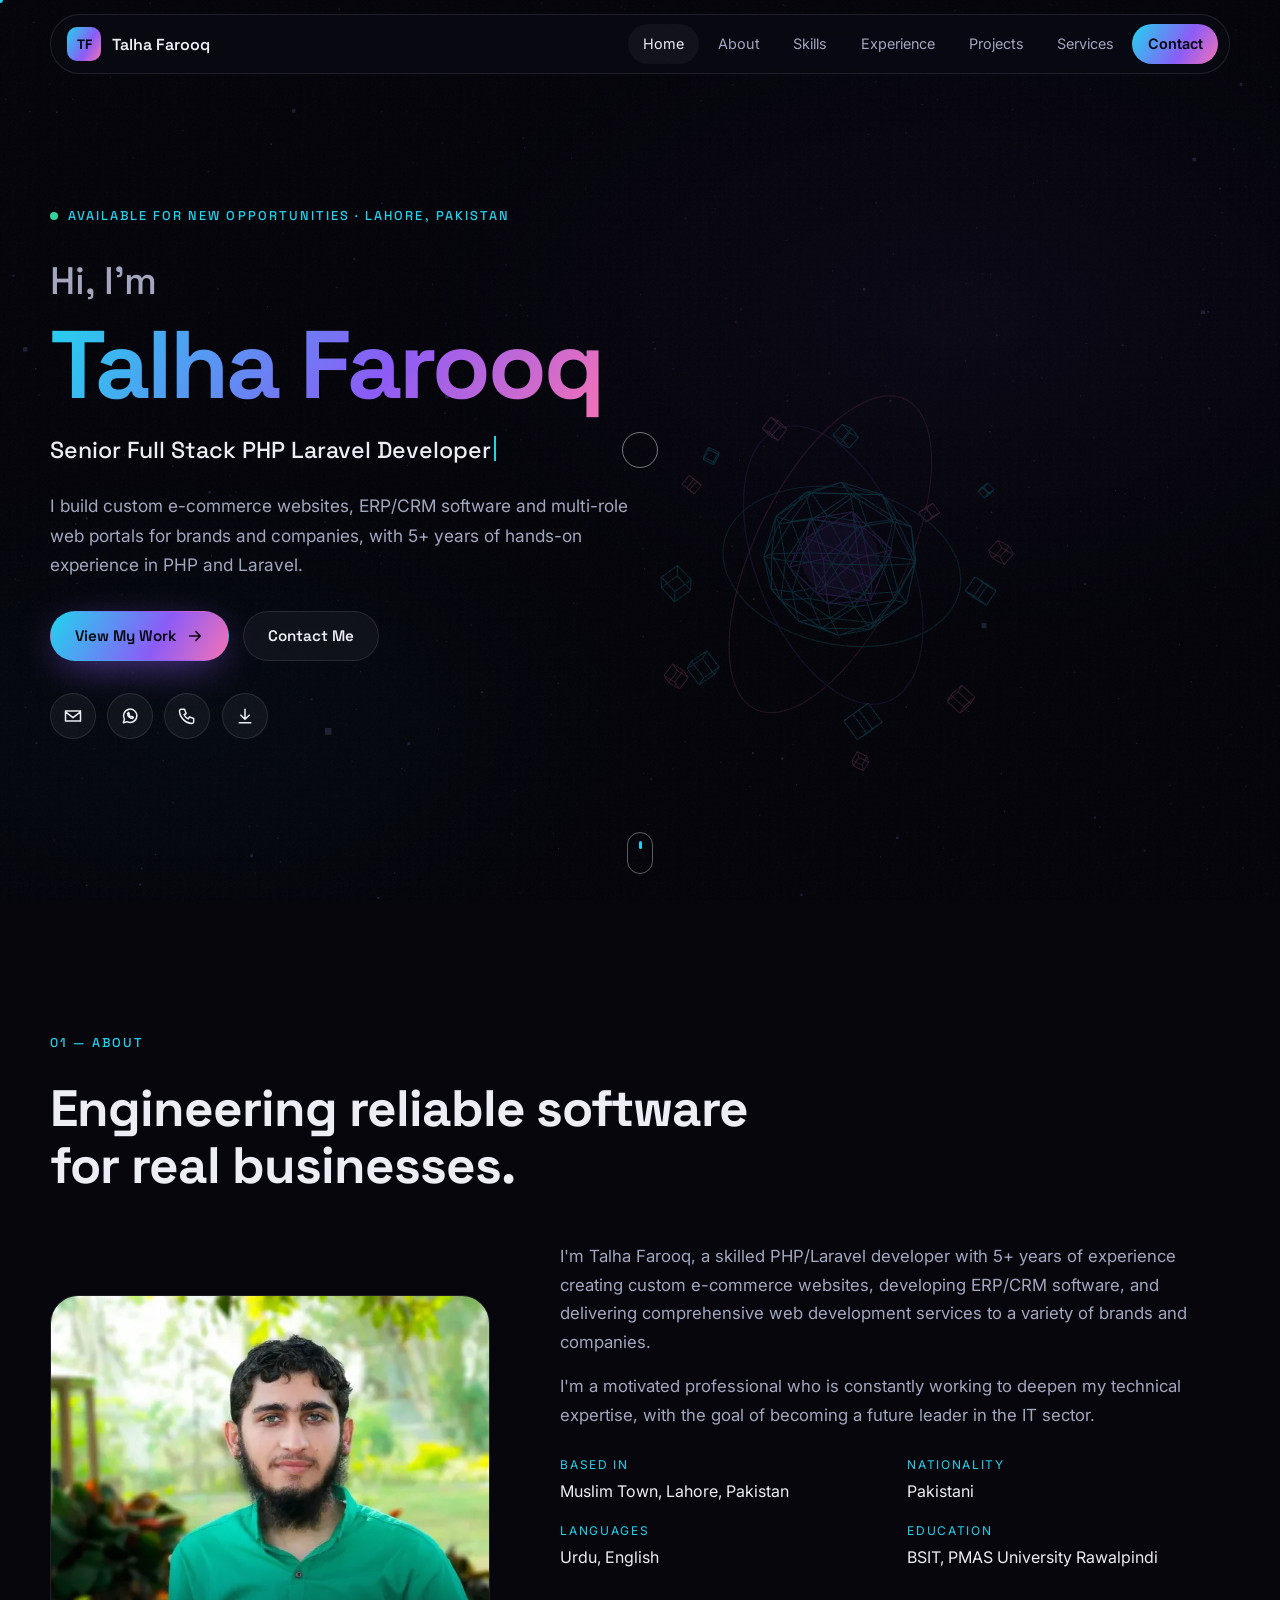
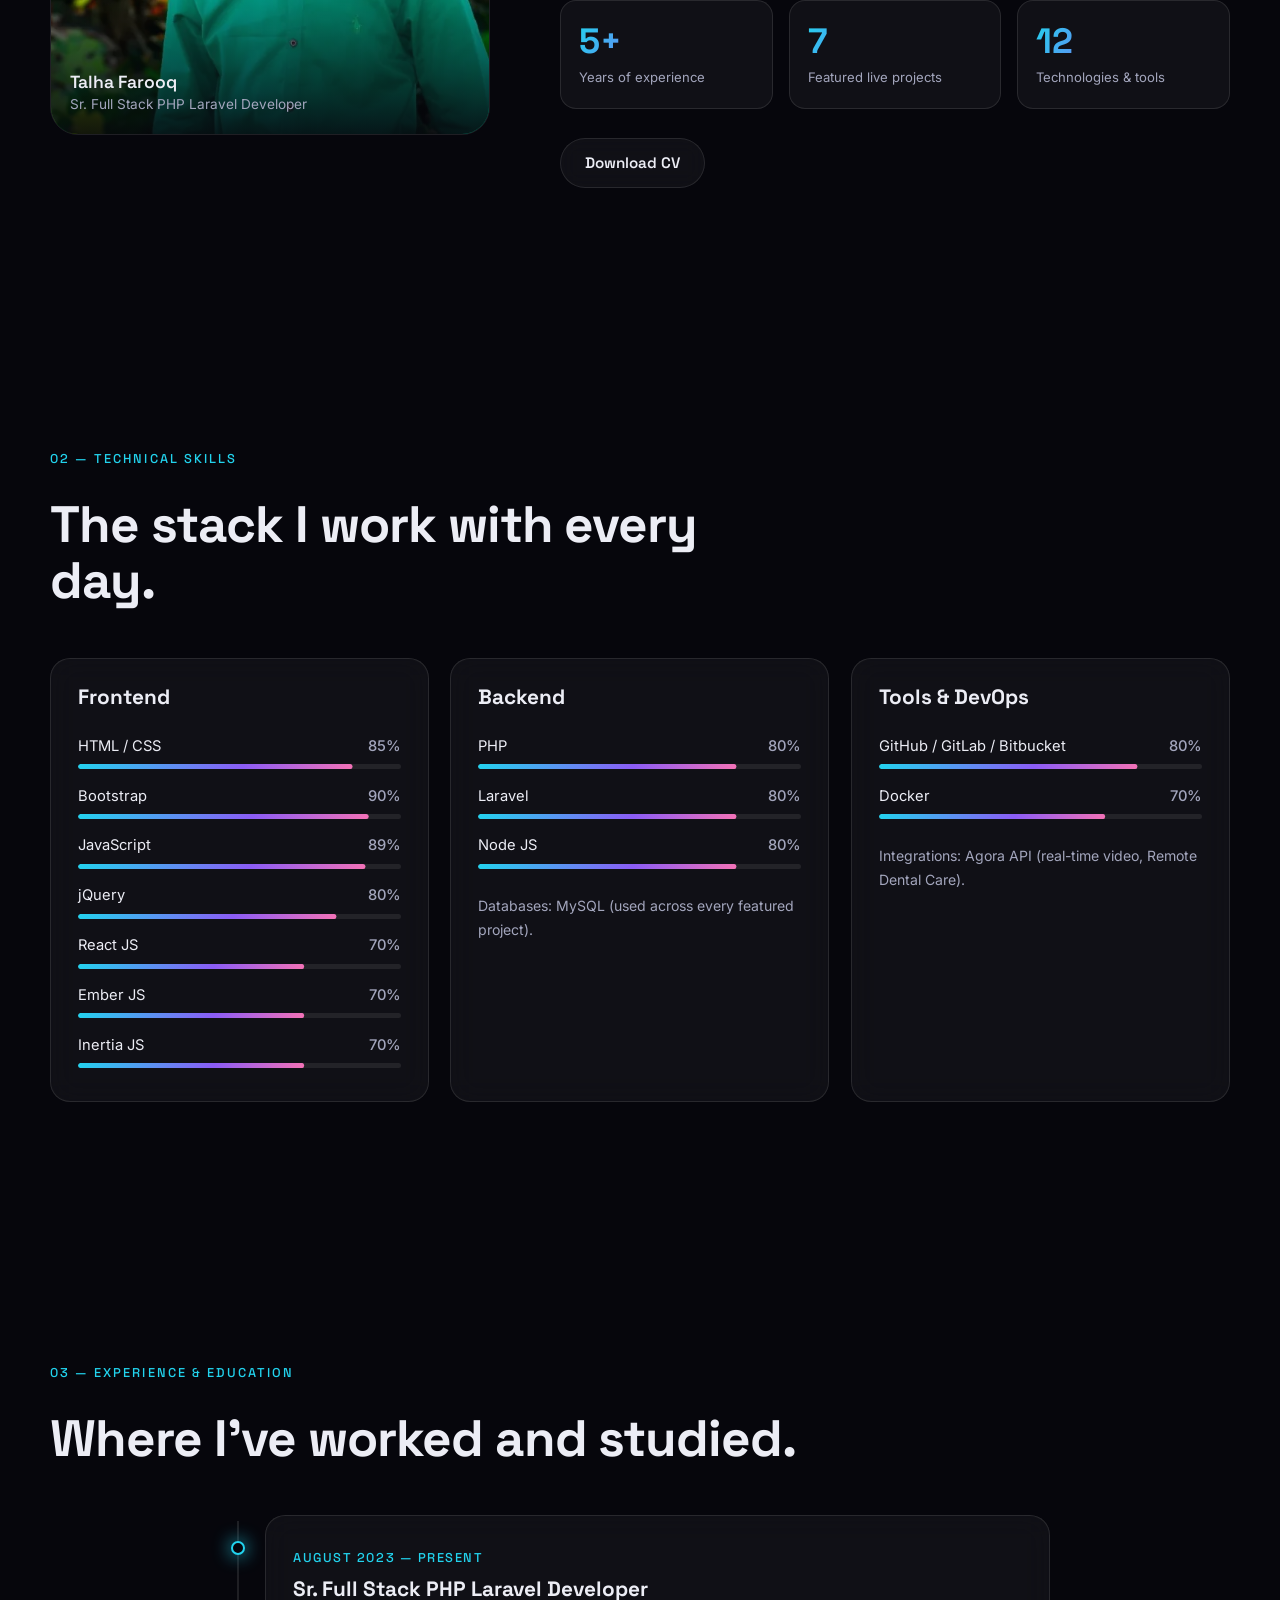
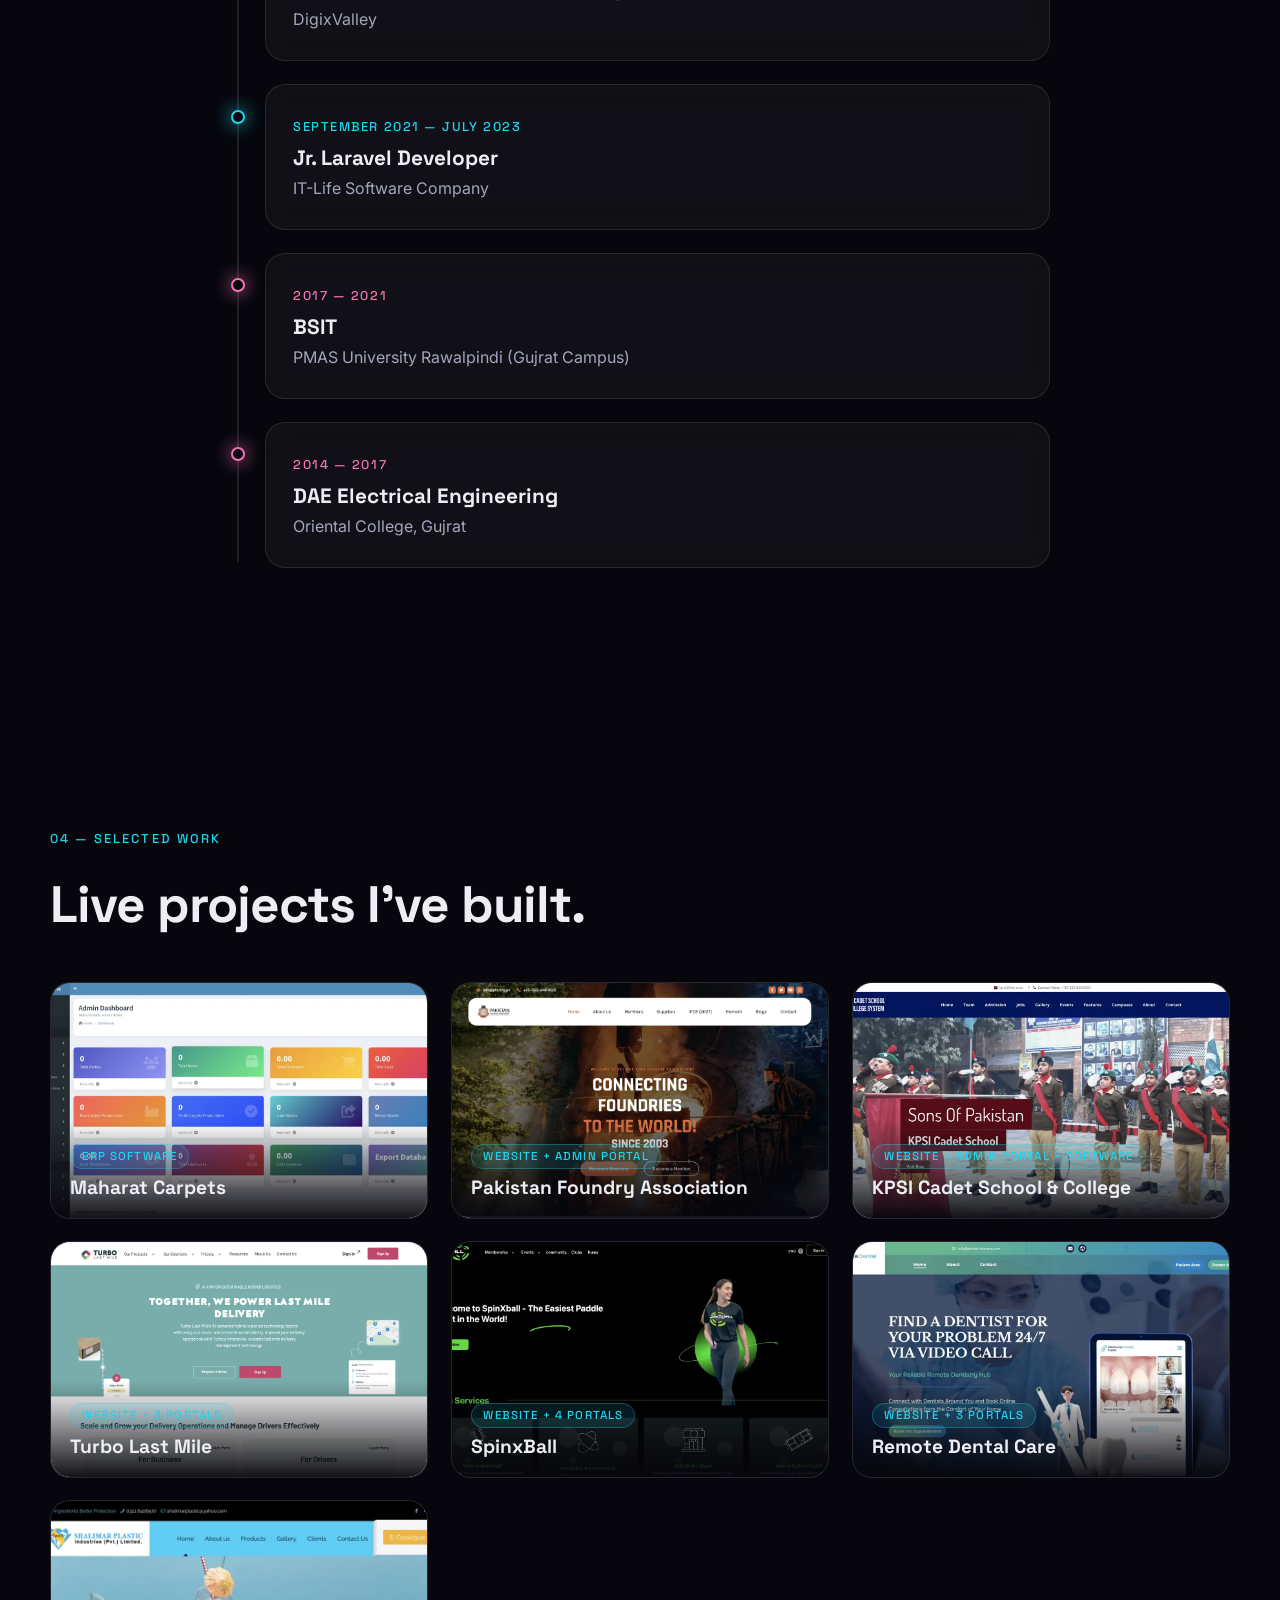
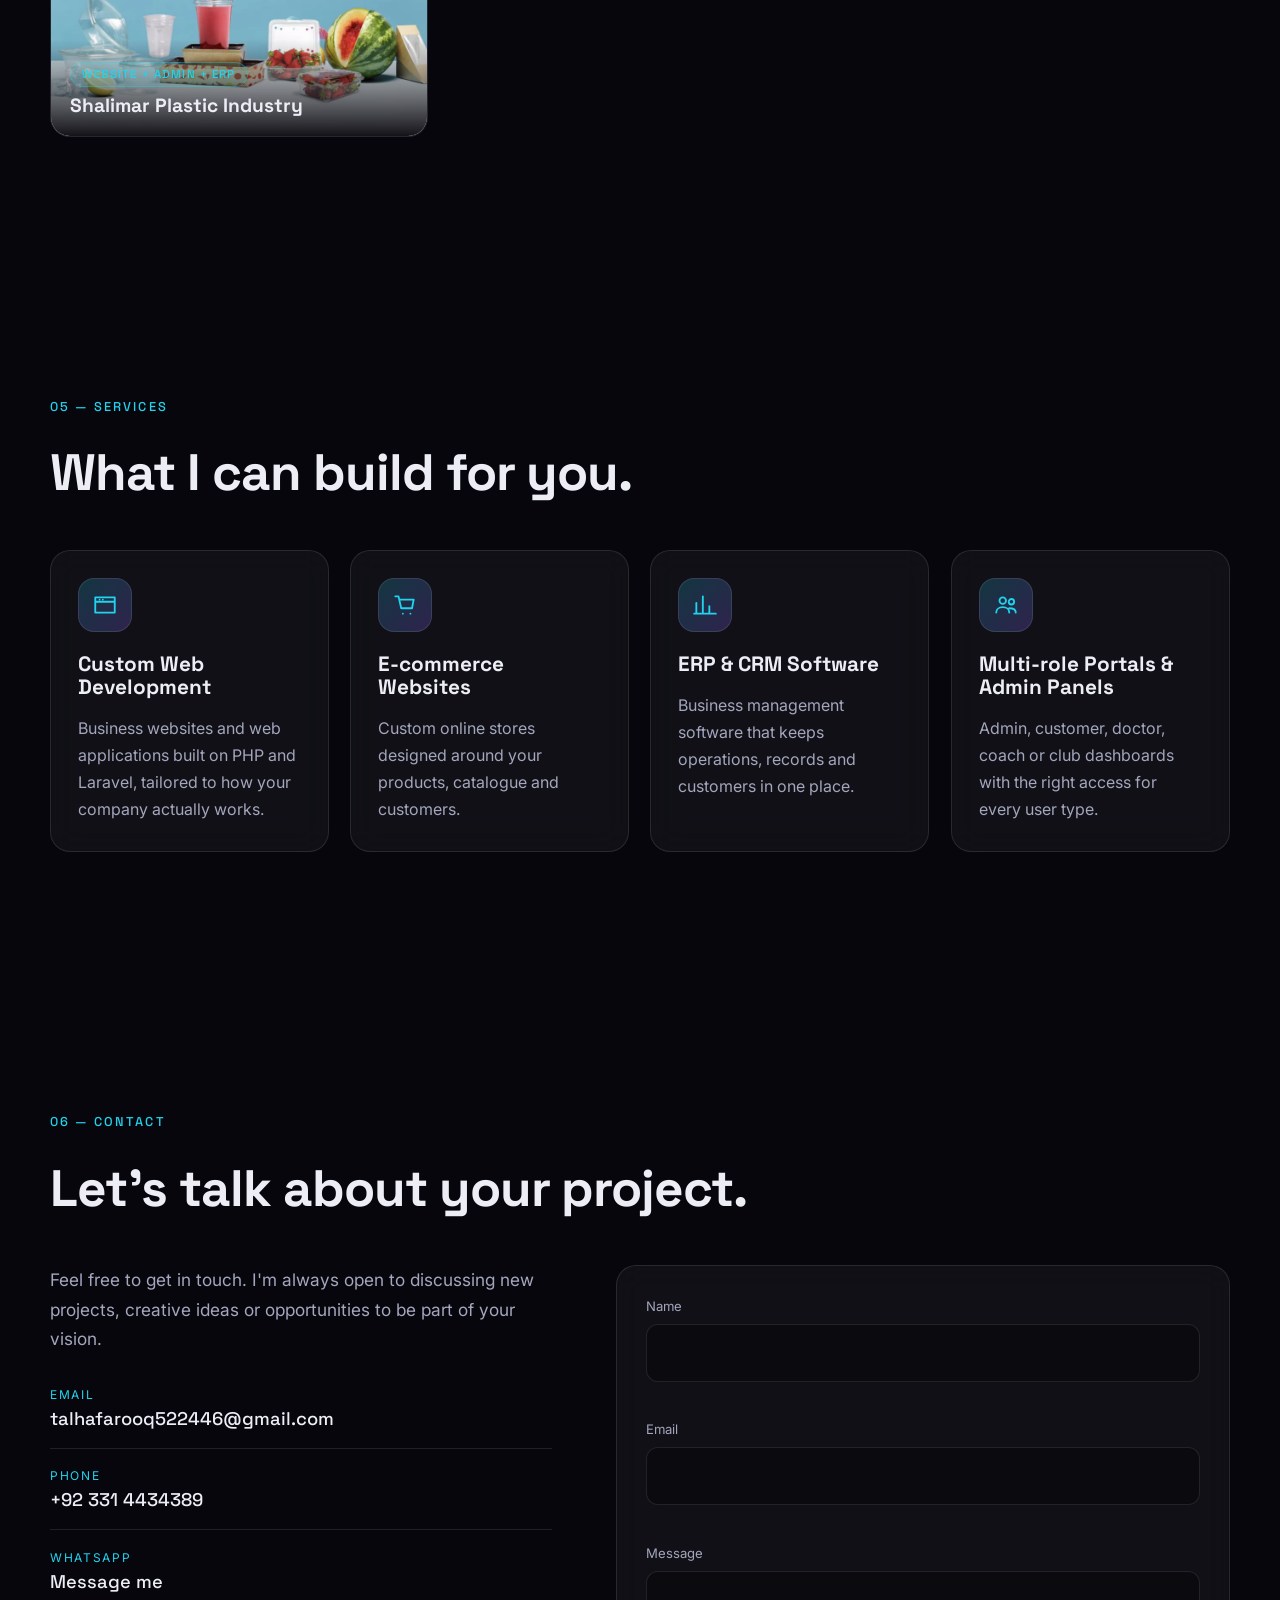
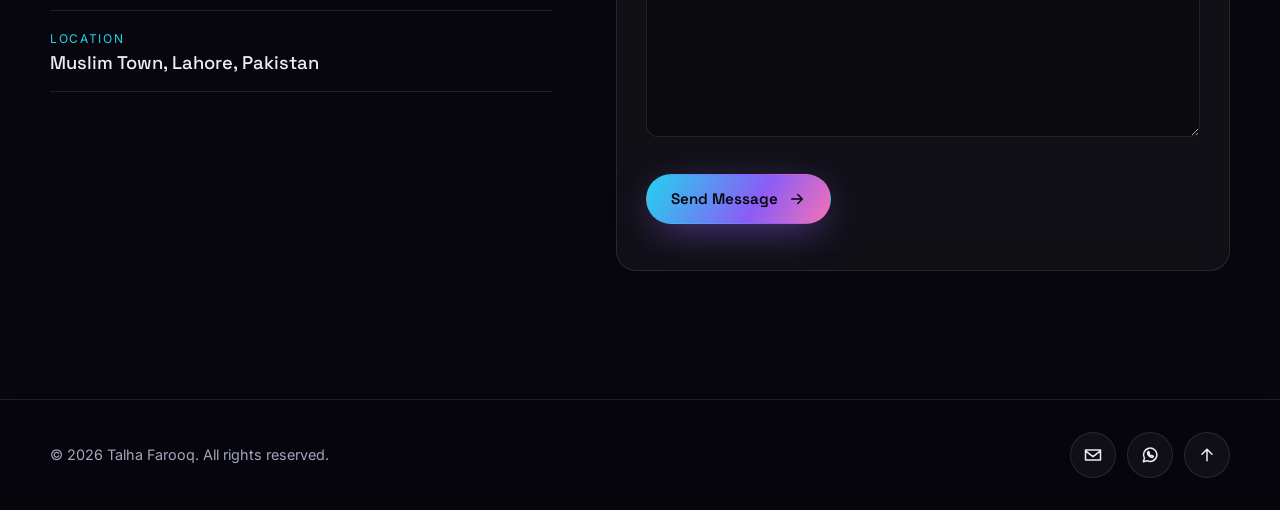
<file: index.html>
<!DOCTYPE html>
<html lang="en">
<head>
  <meta charset="utf-8">
  <meta name="viewport" content="width=device-width, initial-scale=1">
  <title>Talha Farooq — Senior Full Stack PHP Laravel Developer</title>
  <meta name="description" content="Talha Farooq is a Senior Full Stack PHP/Laravel developer from Lahore, Pakistan with 5+ years of experience building custom e-commerce websites, ERP/CRM software and web portals.">
  <meta name="author" content="Talha Farooq">
  <meta name="theme-color" content="#06060c">
  <link rel="canonical" href="https://talhaafarooq.github.io/portfolio/">
  <meta property="og:type" content="website">
  <meta property="og:title" content="Talha Farooq — Senior Full Stack PHP Laravel Developer">
  <meta property="og:description" content="Custom e-commerce websites, ERP/CRM software and web portals built with PHP and Laravel. Explore selected projects and experience.">
  <meta property="og:url" content="https://talhaafarooq.github.io/portfolio/">
  <meta property="og:image" content="https://talhaafarooq.github.io/portfolio/assets/img/projects/pfa.webp">
  <meta name="twitter:card" content="summary_large_image">
  <link rel="icon" href="data:image/svg+xml,%3Csvg xmlns='http://www.w3.org/2000/svg' viewBox='0 0 64 64'%3E%3Crect width='64' height='64' rx='16' fill='%2306060c'/%3E%3Cpath d='M18 20h28M32 20v28' stroke='%2322d3ee' stroke-width='7' stroke-linecap='round' fill='none'/%3E%3C/svg%3E">
  <link rel="preconnect" href="https://fonts.googleapis.com">
  <link rel="preconnect" href="https://fonts.gstatic.com" crossorigin>
  <link href="https://fonts.googleapis.com/css2?family=Inter:wght@400;500;600&family=Space+Grotesk:wght@500;600;700&display=swap" rel="stylesheet">
  <link rel="stylesheet" href="css/style.css">
  <script type="application/ld+json">
  {"@context":"https://schema.org","@type":"Person","name":"Talha Farooq","jobTitle":"Senior Full Stack PHP Laravel Developer","worksFor":{"@type":"Organization","name":"DigixValley"},"email":"mailto:talhafarooq522446@gmail.com","url":"https://talhaafarooq.github.io/portfolio/","address":{"@type":"PostalAddress","addressLocality":"Lahore","addressCountry":"PK"}}
  </script>
</head>
<body>
  <a class="skip-link" href="#main">Skip to content</a>

  <div class="preloader" id="preloader" role="status" aria-live="polite">
    <div class="preloader__mark" aria-hidden="true"><span></span><span></span><span></span></div>
    <p class="preloader__text">Loading portfolio<span id="loadPct">0</span>%</p>
  </div>

  <canvas id="scene" aria-hidden="true"></canvas>
  <div class="grain" aria-hidden="true"></div>
  <div class="cursor" id="cursor" aria-hidden="true"><span class="cursor__dot"></span><span class="cursor__ring"></span></div>
  <div class="progress" id="progress" aria-hidden="true"></div>

  <header class="nav" id="nav">
    <a class="nav__brand" href="#home" aria-label="Talha Farooq — home"><span class="nav__logo">TF</span><span class="nav__name">Talha Farooq</span></a>
    <button class="nav__toggle" id="navToggle" aria-expanded="false" aria-controls="navLinks" aria-label="Toggle menu"><span></span><span></span></button>
    <nav aria-label="Primary">
      <ul class="nav__links" id="navLinks">
        <li><a href="#home">Home</a></li>
        <li><a href="#about">About</a></li>
        <li><a href="#skills">Skills</a></li>
        <li><a href="#experience">Experience</a></li>
        <li><a href="#projects">Projects</a></li>
        <li><a href="#services">Services</a></li>
        <li><a href="#contact" class="nav__cta">Contact</a></li>
      </ul>
    </nav>
  </header>

  <main id="main">
    <!-- HERO -->
    <section class="hero" id="home" aria-labelledby="heroTitle">
      <div class="container hero__grid">
        <div class="hero__copy">
          <p class="eyebrow reveal"><span class="pulse" aria-hidden="true"></span> Available for new opportunities · Lahore, Pakistan</p>
          <h1 id="heroTitle" class="hero__title reveal">
            <span class="hero__hi">Hi, I'm</span>
            <span class="grad">Talha Farooq</span>
          </h1>
          <p class="hero__role reveal"><span class="sr-only">Senior Full Stack PHP Laravel Developer. </span><span id="typed" aria-hidden="true">Senior Full Stack PHP Laravel Developer</span><span class="caret" aria-hidden="true"></span></p>
          <p class="hero__lead reveal">I build custom e-commerce websites, ERP/CRM software and multi-role web portals for brands and companies, with 5+ years of hands-on experience in PHP and Laravel.</p>
          <div class="hero__actions reveal">
            <a class="btn btn--primary" href="#projects" data-magnetic>View My Work <svg viewBox="0 0 24 24" aria-hidden="true"><path d="M5 12h14M13 6l6 6-6 6"/></svg></a>
            <a class="btn btn--ghost" href="#contact" data-magnetic>Contact Me</a>
          </div>
          <ul class="socials reveal" aria-label="Contact links">
            <li><a href="mailto:talhafarooq522446@gmail.com" aria-label="Email Talha"><svg viewBox="0 0 24 24"><path d="M3 6h18v12H3zM3 7l9 7 9-7"/></svg></a></li>
            <li><a href="https://wa.me/923314434389" target="_blank" rel="noopener" aria-label="Message Talha on WhatsApp"><svg viewBox="0 0 24 24"><path d="M4 20l1.3-4.2A8 8 0 1 1 8.4 18.8zM9 9c0 3 3 6 6 6l1-1.5-2-1-1 .5c-1-.5-1.700-1.200-2.200-2.200l.5-1-1-2z"/></svg></a></li>
            <li><a href="tel:+923314434389" aria-label="Call Talha"><svg viewBox="0 0 24 24"><path d="M5 4h4l2 5-2.500 1.500a11 11 0 0 0 5 5L15 13l5 2v4a2 2 0 0 1-2 2A16 16 0 0 1 3 6a2 2 0 0 1 2-2z"/></svg></a></li>
            <li><a href="assets/doc/Talha_Farooq_Resume.pdf" download aria-label="Download CV"><svg viewBox="0 0 24 24"><path d="M12 4v11m-5-4 5 5 5-5M5 20h14"/></svg></a></li>
          </ul>
        </div>
      </div>
      <a class="scroll-hint" href="#about" aria-label="Scroll to About"><span></span></a>
    </section>

    <!-- ABOUT -->
    <section class="section" id="about" aria-labelledby="aboutTitle">
      <div class="container">
        <header class="section__head reveal"><p class="eyebrow">01 — About</p><h2 id="aboutTitle">Engineering reliable software for real businesses.</h2></header>
        <div class="about">
          <figure class="about__photo tilt reveal" data-tilt>
            <img src="assets/img/profile.webp" width="600" height="600" alt="Portrait of Talha Farooq" loading="lazy" decoding="async">
            <figcaption><strong>Talha Farooq</strong><span>Sr. Full Stack PHP Laravel Developer</span></figcaption>
          </figure>
          <div class="about__body reveal">
            <p>I'm Talha Farooq, a skilled PHP/Laravel developer with 5+ years of experience creating custom e-commerce websites, developing ERP/CRM software, and delivering comprehensive web development services to a variety of brands and companies.</p>
            <p>I'm a motivated professional who is constantly working to deepen my technical expertise, with the goal of becoming a future leader in the IT sector.</p>
            <dl class="facts">
              <div><dt>Based in</dt><dd>Muslim Town, Lahore, Pakistan</dd></div>
              <div><dt>Nationality</dt><dd>Pakistani</dd></div>
              <div><dt>Languages</dt><dd>Urdu, English</dd></div>
              <div><dt>Education</dt><dd>BSIT, PMAS University Rawalpindi</dd></div>
            </dl>
            <ul class="stats" aria-label="Highlights">
              <li><strong data-count="5" data-suffix="+">5+</strong><span>Years of experience</span></li>
              <li><strong data-count="7">7</strong><span>Featured live projects</span></li>
              <li><strong data-count="12">12</strong><span>Technologies &amp; tools</span></li>
            </ul>
            <a class="btn btn--ghost" href="assets/doc/Talha_Farooq_Resume.pdf" download data-magnetic>Download CV</a>
          </div>
        </div>
      </div>
    </section>

    <!-- SKILLS -->
    <section class="section" id="skills" aria-labelledby="skillsTitle">
      <div class="container">
        <header class="section__head reveal"><p class="eyebrow">02 — Technical Skills</p><h2 id="skillsTitle">The stack I work with every day.</h2></header>
        <div class="skills">
          <article class="card tilt reveal" data-tilt>
            <h3>Frontend</h3>
            <ul class="meters">
              <li style="--v:85"><span>HTML / CSS</span><b>85%</b><i></i></li>
              <li style="--v:90"><span>Bootstrap</span><b>90%</b><i></i></li>
              <li style="--v:89"><span>JavaScript</span><b>89%</b><i></i></li>
              <li style="--v:80"><span>jQuery</span><b>80%</b><i></i></li>
              <li style="--v:70"><span>React JS</span><b>70%</b><i></i></li>
              <li style="--v:70"><span>Ember JS</span><b>70%</b><i></i></li>
              <li style="--v:70"><span>Inertia JS</span><b>70%</b><i></i></li>
            </ul>
          </article>
          <article class="card tilt reveal" data-tilt>
            <h3>Backend</h3>
            <ul class="meters">
              <li style="--v:80"><span>PHP</span><b>80%</b><i></i></li>
              <li style="--v:80"><span>Laravel</span><b>80%</b><i></i></li>
              <li style="--v:80"><span>Node JS</span><b>80%</b><i></i></li>
            </ul>
            <p class="card__note">Databases: MySQL (used across every featured project).</p>
          </article>
          <article class="card tilt reveal" data-tilt>
            <h3>Tools &amp; DevOps</h3>
            <ul class="meters">
              <li style="--v:80"><span>GitHub / GitLab / Bitbucket</span><b>80%</b><i></i></li>
              <li style="--v:70"><span>Docker</span><b>70%</b><i></i></li>
            </ul>
            <p class="card__note">Integrations: Agora API (real-time video, Remote Dental Care).</p>
          </article>
        </div>
      </div>
    </section>

    <!-- EXPERIENCE -->
    <section class="section" id="experience" aria-labelledby="expTitle">
      <div class="container">
        <header class="section__head reveal"><p class="eyebrow">03 — Experience &amp; Education</p><h2 id="expTitle">Where I've worked and studied.</h2></header>
        <div class="timeline-wrap">
          <ol class="timeline" id="timeline">
            <li class="tl reveal">
              <span class="tl__dot" aria-hidden="true"></span>
              <div class="tl__card tilt" data-tilt>
                <time>August 2023 — Present</time>
                <h3>Sr. Full Stack PHP Laravel Developer</h3>
                <p class="tl__place">DigixValley</p>
              </div>
            </li>
            <li class="tl reveal">
              <span class="tl__dot" aria-hidden="true"></span>
              <div class="tl__card tilt" data-tilt>
                <time>September 2021 — July 2023</time>
                <h3>Jr. Laravel Developer</h3>
                <p class="tl__place">IT-Life Software Company</p>
              </div>
            </li>
            <li class="tl tl--edu reveal">
              <span class="tl__dot" aria-hidden="true"></span>
              <div class="tl__card tilt" data-tilt>
                <time>2017 — 2021</time>
                <h3>BSIT</h3>
                <p class="tl__place">PMAS University Rawalpindi (Gujrat Campus)</p>
              </div>
            </li>
            <li class="tl tl--edu reveal">
              <span class="tl__dot" aria-hidden="true"></span>
              <div class="tl__card tilt" data-tilt>
                <time>2014 — 2017</time>
                <h3>DAE Electrical Engineering</h3>
                <p class="tl__place">Oriental College, Gujrat</p>
              </div>
            </li>
          </ol>
        </div>
      </div>
    </section>

    <!-- PROJECTS -->
    <section class="section" id="projects" aria-labelledby="projTitle">
      <div class="container">
        <header class="section__head reveal"><p class="eyebrow">04 — Selected Work</p><h2 id="projTitle">Live projects I've built.</h2></header>
        <div class="projects" id="projectGrid">
          <article class="project tilt reveal" data-tilt data-url="https://maharat.fhtti.com" data-type="ERP Software" data-stack="HTML, CSS, Bootstrap, JavaScript, jQuery, PHP Laravel, MySQL">
            <button class="project__open" aria-haspopup="dialog"><span class="sr-only">View details for Maharat Carpets</span></button>
            <img src="assets/img/projects/maharat-carpet.webp" width="1400" height="718" alt="Maharat Carpets ERP software interface" loading="lazy" decoding="async">
            <div class="project__info"><span class="tag">ERP Software</span><h3>Maharat Carpets</h3></div>
          </article>
          <article class="project tilt reveal" data-tilt data-url="https://www.pfa.org.pk" data-type="Website + Admin Portal" data-stack="HTML, CSS, Bootstrap, JavaScript, jQuery, PHP Laravel, MySQL">
            <button class="project__open" aria-haspopup="dialog"><span class="sr-only">View details for Pakistan Foundry Association</span></button>
            <img src="assets/img/projects/pfa.webp" width="1400" height="682" alt="Pakistan Foundry Association website" loading="lazy" decoding="async">
            <div class="project__info"><span class="tag">Website + Admin Portal</span><h3>Pakistan Foundry Association</h3></div>
          </article>
          <article class="project tilt reveal" data-tilt data-url="https://kpsi.edu.pk" data-type="Website + Admin Portal + Software" data-stack="HTML, CSS, Bootstrap, JavaScript, jQuery, PHP Laravel, MySQL">
            <button class="project__open" aria-haspopup="dialog"><span class="sr-only">View details for KPSI Cadet School and College</span></button>
            <img src="assets/img/projects/kpsi.webp" width="1400" height="727" alt="KPSI Cadet School &amp; College website" loading="lazy" decoding="async">
            <div class="project__info"><span class="tag">Website + Admin Portal + Software</span><h3>KPSI Cadet School &amp; College</h3></div>
          </article>
          <article class="project tilt reveal" data-tilt data-url="https://turbolastmile.com" data-type="Website + Admin, Customer &amp; Customer Visitor Portals" data-stack="HTML, CSS, Bootstrap, JavaScript, jQuery, PHP Laravel, MySQL">
            <button class="project__open" aria-haspopup="dialog"><span class="sr-only">View details for Turbo Last Mile</span></button>
            <img src="assets/img/projects/turbolastmile.webp" width="1400" height="723" alt="Turbo Last Mile website" loading="lazy" decoding="async">
            <div class="project__info"><span class="tag">Website + 3 Portals</span><h3>Turbo Last Mile</h3></div>
          </article>
          <article class="project tilt reveal" data-tilt data-url="https://www.spinxball.com" data-type="Website + Admin, Club, Coach &amp; Trainee Portals" data-stack="HTML, CSS, Bootstrap, JavaScript, jQuery, PHP Laravel, MySQL">
            <button class="project__open" aria-haspopup="dialog"><span class="sr-only">View details for SpinxBall</span></button>
            <img src="assets/img/projects/spinxball.webp" width="1400" height="728" alt="SpinxBall website" loading="lazy" decoding="async">
            <div class="project__info"><span class="tag">Website + 4 Portals</span><h3>SpinxBall</h3></div>
          </article>
          <article class="project tilt reveal" data-tilt data-url="https://dental-telecare.com" data-type="Website + Admin, Doctor &amp; Patient Portals" data-stack="HTML, CSS, Bootstrap, JavaScript, React JS, PHP Laravel, MySQL, Agora API">
            <button class="project__open" aria-haspopup="dialog"><span class="sr-only">View details for Remote Dental Care</span></button>
            <img src="assets/img/projects/remote-dental-care.webp" width="1400" height="726" alt="Remote Dental Care website" loading="lazy" decoding="async">
            <div class="project__info"><span class="tag">Website + 3 Portals</span><h3>Remote Dental Care</h3></div>
          </article>
          <article class="project tilt reveal" data-tilt data-url="https://shalimarplasticindustries.com" data-type="Website + Admin Portal + ERP" data-stack="HTML, CSS, Bootstrap, JavaScript, jQuery, PHP Laravel, MySQL">
            <button class="project__open" aria-haspopup="dialog"><span class="sr-only">View details for Shalimar Plastic Industry</span></button>
            <img src="assets/img/projects/spi.webp" width="1400" height="552" alt="Shalimar Plastic Industry website" loading="lazy" decoding="async">
            <div class="project__info"><span class="tag">Website + Admin + ERP</span><h3>Shalimar Plastic Industry</h3></div>
          </article>
        </div>
      </div>
    </section>

    <!-- SERVICES -->
    <section class="section" id="services" aria-labelledby="servTitle">
      <div class="container">
        <header class="section__head reveal"><p class="eyebrow">05 — Services</p><h2 id="servTitle">What I can build for you.</h2></header>
        <div class="services">
          <article class="card tilt reveal" data-tilt>
            <span class="icon" aria-hidden="true"><svg viewBox="0 0 24 24"><path d="M3 5h18v14H3zM3 9h18M7 7h.01M10 7h.01"/></svg></span>
            <h3>Custom Web Development</h3>
            <p>Business websites and web applications built on PHP and Laravel, tailored to how your company actually works.</p>
          </article>
          <article class="card tilt reveal" data-tilt>
            <span class="icon" aria-hidden="true"><svg viewBox="0 0 24 24"><path d="M3 4h3l2.500 11h10L20 7H7M10 20h.01M17 20h.01"/></svg></span>
            <h3>E-commerce Websites</h3>
            <p>Custom online stores designed around your products, catalogue and customers.</p>
          </article>
          <article class="card tilt reveal" data-tilt>
            <span class="icon" aria-hidden="true"><svg viewBox="0 0 24 24"><path d="M4 20V10m6 10V4m6 16v-7m6 7H2"/></svg></span>
            <h3>ERP &amp; CRM Software</h3>
            <p>Business management software that keeps operations, records and customers in one place.</p>
          </article>
          <article class="card tilt reveal" data-tilt>
            <span class="icon" aria-hidden="true"><svg viewBox="0 0 24 24"><circle cx="9" cy="8" r="3"/><circle cx="17" cy="9" r="2.500"/><path d="M3 19c0-3 2.500-5 6-5s6 2 6 5M15 15c3 0 6 1 6 4"/></svg></span>
            <h3>Multi-role Portals &amp; Admin Panels</h3>
            <p>Admin, customer, doctor, coach or club dashboards with the right access for every user type.</p>
          </article>
        </div>
      </div>
    </section>

    <!-- CONTACT -->
    <section class="section" id="contact" aria-labelledby="contactTitle">
      <div class="container">
        <header class="section__head reveal"><p class="eyebrow">06 — Contact</p><h2 id="contactTitle">Let's talk about your project.</h2></header>
        <div class="contact">
          <div class="contact__info reveal">
            <p>Feel free to get in touch. I'm always open to discussing new projects, creative ideas or opportunities to be part of your vision.</p>
            <ul class="contact__list">
              <li><span>Email</span><a href="mailto:talhafarooq522446@gmail.com">talhafarooq522446@gmail.com</a></li>
              <li><span>Phone</span><a href="tel:+923314434389">+92 331 4434389</a></li>
              <li><span>WhatsApp</span><a href="https://wa.me/923314434389" target="_blank" rel="noopener">Message me</a></li>
              <li><span>Location</span><em>Muslim Town, Lahore, Pakistan</em></li>
            </ul>
          </div>
          <form class="form reveal" id="contactForm" novalidate>
            <div class="field"><label for="fName">Name</label><input id="fName" name="name" autocomplete="name" required><small class="err" aria-live="polite"></small></div>
            <div class="field"><label for="fEmail">Email</label><input id="fEmail" name="email" type="email" autocomplete="email" required><small class="err" aria-live="polite"></small></div>
            <div class="field"><label for="fMsg">Message</label><textarea id="fMsg" name="message" rows="5" required></textarea><small class="err" aria-live="polite"></small></div>
            <button class="btn btn--primary" type="submit" data-magnetic>Send Message <svg viewBox="0 0 24 24" aria-hidden="true"><path d="M5 12h14M13 6l6 6-6 6"/></svg></button>
            <p class="form__status" id="formStatus" role="status"></p>
          </form>
        </div>
      </div>
    </section>
  </main>

  <footer class="footer">
    <div class="container footer__row">
      <p>&copy; <span id="year">2026</span> Talha Farooq. All rights reserved.</p>
      <ul class="socials" aria-label="Footer links">
        <li><a href="mailto:talhafarooq522446@gmail.com" aria-label="Email"><svg viewBox="0 0 24 24"><path d="M3 6h18v12H3zM3 7l9 7 9-7"/></svg></a></li>
        <li><a href="https://wa.me/923314434389" target="_blank" rel="noopener" aria-label="WhatsApp"><svg viewBox="0 0 24 24"><path d="M4 20l1.3-4.2A8 8 0 1 1 8.4 18.8zM9 9c0 3 3 6 6 6l1-1.5-2-1-1 .5c-1-.5-1.700-1.200-2.200-2.200l.5-1-1-2z"/></svg></a></li>
        <li><a href="#home" aria-label="Back to top"><svg viewBox="0 0 24 24"><path d="M12 19V5m-6 6 6-6 6 6"/></svg></a></li>
      </ul>
    </div>
  </footer>

  <dialog class="modal" id="modal" aria-labelledby="mTitle">
    <button class="modal__close" id="mClose" aria-label="Close project details">&times;</button>
    <img id="mImg" alt="" width="1400" height="720">
    <div class="modal__body">
      <span class="tag" id="mType"></span>
      <h3 id="mTitle"></h3>
      <h4>Built with</h4>
      <ul class="chips" id="mStack"></ul>
      <a class="btn btn--primary" id="mLink" target="_blank" rel="noopener">Visit live site <svg viewBox="0 0 24 24" aria-hidden="true"><path d="M7 17 17 7M8 7h9v9"/></svg></a>
    </div>
  </dialog>

  <script src="vendor/three.min.js" defer></script>
  <script src="js/scene.js" defer></script>
  <script src="js/main.js" defer></script>
</body>
</html>
</file>
<file: css/style.css>
:root{
  --bg:#06060c; --bg2:#0d0d18; --text:#ecedf5; --muted:#a3a6bd;
  --a:#8b5cf6; --b:#22d3ee; --c:#f472b6;
  --glass:rgba(255,255,255,.045); --line:rgba(255,255,255,.1);
  --grad:linear-gradient(120deg,var(--b),var(--a) 60%,var(--c));
  --f-head:"Space Grotesk",system-ui,sans-serif; --f-body:Inter,system-ui,sans-serif;
  --r:20px; --ease:cubic-bezier(.2,.8,.2,1);
}
*,*::before,*::after{box-sizing:border-box}
html{scroll-behavior:smooth;scroll-padding-top:80px;-webkit-text-size-adjust:100%}
body{margin:0;background:var(--bg);color:var(--text);font:400 1rem/1.7 var(--f-body);overflow-x:hidden}
img{max-width:100%;height:auto;display:block}
a{color:inherit}
h1,h2,h3,h4{font-family:var(--f-head);line-height:1.1;margin:0}
p{margin:0 0 1rem}
ul,ol{list-style:none;margin:0;padding:0}
:focus-visible{outline:2px solid var(--b);outline-offset:3px;border-radius:6px}
.sr-only{position:absolute;width:1px;height:1px;overflow:hidden;clip:rect(0 0 0 0);white-space:nowrap}
.skip-link{position:fixed;left:12px;top:-60px;z-index:200;background:var(--b);color:#001;padding:.6rem 1rem;border-radius:8px;transition:top .2s}
.skip-link:focus{top:12px}
.container{width:min(1180px,100% - 32px);margin-inline:auto}

#scene{position:fixed;inset:0;width:100%;height:100%;z-index:0;pointer-events:none;
  background:radial-gradient(60% 50% at 75% 35%,rgba(139,92,246,.22),transparent 70%),radial-gradient(50% 40% at 15% 80%,rgba(34,211,238,.12),transparent 70%),var(--bg)}
.grain{position:fixed;inset:0;z-index:1;pointer-events:none;opacity:.05;background-image:url("data:image/svg+xml,%3Csvg xmlns='http://www.w3.org/2000/svg' width='160' height='160'%3E%3Cfilter id='n'%3E%3CfeTurbulence baseFrequency='.9' numOctaves='2'/%3E%3C/filter%3E%3Crect width='100%25' height='100%25' filter='url(%23n)'/%3E%3C/svg%3E")}
main,.footer,.nav{position:relative;z-index:2}

/* preloader */
.preloader{position:fixed;inset:0;z-index:300;background:var(--bg);display:grid;place-content:center;justify-items:center;gap:1.4rem;transition:opacity .7s var(--ease),visibility .7s}
.preloader.done{opacity:0;visibility:hidden}
/* safety net: if JavaScript fails for any reason, never leave the visitor stuck on the loader */
.preloader{animation:preFail .6s ease 5s forwards}
@keyframes preFail{to{opacity:0;visibility:hidden;pointer-events:none}}
.preloader__mark{width:64px;height:64px;position:relative;perspective:400px}
.preloader__mark span{position:absolute;inset:0;border:2px solid var(--b);border-radius:14px;animation:spin 2.2s linear infinite}
.preloader__mark span:nth-child(2){border-color:var(--a);animation-delay:-.7s}
.preloader__mark span:nth-child(3){border-color:var(--c);animation-delay:-1.4s}
@keyframes spin{from{transform:rotateX(60deg) rotateZ(0)}to{transform:rotateX(60deg) rotateZ(360deg)}}
.preloader__text{font:500 .85rem var(--f-head);letter-spacing:.18em;text-transform:uppercase;color:var(--muted)}

/* cursor */
.cursor{display:none}
@media (hover:hover) and (pointer:fine){
  .js-cursor,.js-cursor a,.js-cursor button{cursor:none}
  .js-cursor input,.js-cursor textarea{cursor:text}
  .cursor{display:block;position:fixed;left:0;top:0;z-index:250;pointer-events:none}
  .cursor__dot,.cursor__ring{position:absolute;border-radius:50%;translate:-50% -50%}
  .cursor__dot{width:6px;height:6px;background:var(--b)}
  .cursor__ring{width:36px;height:36px;border:1px solid rgba(255,255,255,.45);transition:width .25s var(--ease),height .25s var(--ease),background .25s,border-color .25s}
  .cursor.hover .cursor__ring{width:60px;height:60px;background:rgba(34,211,238,.12);border-color:var(--b)}
}
.progress{position:fixed;left:0;top:0;height:3px;width:100%;transform-origin:0 50%;transform:scaleX(0);background:var(--grad);z-index:150}

/* nav */
.nav{position:fixed;top:14px;left:50%;translate:-50% 0;width:min(1180px,100% - 24px);z-index:100;display:flex;align-items:center;justify-content:space-between;padding:.55rem .7rem .55rem 1rem;border:1px solid var(--line);border-radius:999px;background:rgba(10,10,20,.6);backdrop-filter:blur(18px) saturate(140%);-webkit-backdrop-filter:blur(18px) saturate(140%)}
.nav__brand{display:flex;align-items:center;gap:.7rem;text-decoration:none;font:600 1rem var(--f-head)}
.nav__logo{display:grid;place-items:center;width:34px;height:34px;border-radius:10px;background:var(--grad);color:#06060c;font-weight:700;font-size:.85rem}
.nav__links{display:flex;gap:.2rem;align-items:center}
.nav__links a{display:block;padding:.5rem .95rem;border-radius:999px;text-decoration:none;font-size:.9rem;color:var(--muted);transition:color .2s,background .2s}
.nav__links a:hover,.nav__links a.active{color:var(--text);background:var(--glass)}
.nav__links a.nav__cta{background:var(--grad);color:#06060c;font-weight:600}
.nav__toggle{display:none;width:42px;height:42px;border:1px solid var(--line);border-radius:50%;background:var(--glass);position:relative;color:inherit}
.nav__toggle span{position:absolute;left:12px;right:12px;height:2px;background:currentColor;transition:transform .3s var(--ease)}
.nav__toggle span:first-child{top:16px}.nav__toggle span:last-child{top:24px}
.nav__toggle[aria-expanded=true] span:first-child{transform:translateY(4px) rotate(45deg)}
.nav__toggle[aria-expanded=true] span:last-child{transform:translateY(-4px) rotate(-45deg)}
@media (max-width:860px){
  .nav__name{display:none}
  .nav__toggle{display:block}
  .nav nav{position:absolute;top:calc(100% + 10px);left:0;right:0}
  .nav__links{flex-direction:column;align-items:stretch;padding:.6rem;border:1px solid var(--line);border-radius:24px;background:rgba(10,10,20,.98);backdrop-filter:blur(18px);opacity:0;visibility:hidden;transform:translateY(-8px);transition:.3s var(--ease)}
  .nav__links.open{opacity:1;visibility:visible;transform:none}
  .nav__links a{padding:.85rem 1rem}
}

/* buttons */
.btn{display:inline-flex;align-items:center;gap:.6rem;padding:.9rem 1.5rem;border-radius:999px;font:600 .95rem var(--f-head);text-decoration:none;border:1px solid transparent;cursor:pointer;transition:transform .25s var(--ease),box-shadow .25s,background .25s;will-change:transform}
.btn svg{width:18px;height:18px;fill:none;stroke:currentColor;stroke-width:2;stroke-linecap:round;stroke-linejoin:round}
.btn--primary{background:var(--grad);color:#06060c;box-shadow:0 10px 40px -10px rgba(139,92,246,.7)}
.btn--primary:hover{box-shadow:0 14px 50px -8px rgba(34,211,238,.6)}
.btn--ghost{background:var(--glass);border-color:var(--line);color:var(--text);backdrop-filter:blur(10px)}
.btn--ghost:hover{background:rgba(255,255,255,.09)}

/* hero */
.hero{min-height:100svh;display:flex;align-items:center;padding:120px 0 80px;position:relative}
.hero__grid{display:grid}
.hero__copy{max-width:640px}
.eyebrow{display:inline-flex;align-items:center;gap:.6rem;font:500 .8rem var(--f-head);letter-spacing:.16em;text-transform:uppercase;color:var(--b)}
.pulse{width:8px;height:8px;border-radius:50%;background:#34d399;box-shadow:0 0 0 0 rgba(52,211,153,.6);animation:pulse 2s infinite}
@keyframes pulse{70%{box-shadow:0 0 0 10px rgba(52,211,153,0)}100%{box-shadow:0 0 0 0 rgba(52,211,153,0)}}
.hero__title{font-size:clamp(2.8rem,8vw,6rem);letter-spacing:-.03em;margin:1.2rem 0 1rem}
.hero__hi{display:block;font-size:.4em;font-weight:500;color:var(--muted);letter-spacing:0;margin-bottom:.3em}
.grad{background:var(--grad);-webkit-background-clip:text;background-clip:text;color:transparent}
.hero__role{font:500 clamp(1.05rem,2.6vw,1.45rem) var(--f-head);min-height:1.6em;margin-bottom:1.2rem}
.caret{display:inline-block;width:2px;height:1.1em;background:var(--b);margin-left:3px;vertical-align:-.15em;animation:blink 1s steps(1) infinite}
@keyframes blink{50%{opacity:0}}
.hero__lead{color:var(--muted);font-size:1.08rem;max-width:54ch}
.hero__actions{display:flex;flex-wrap:wrap;gap:.9rem;margin:2rem 0}
.socials{display:flex;gap:.7rem}
.socials a{display:grid;place-items:center;width:46px;height:46px;border-radius:50%;border:1px solid var(--line);background:var(--glass);transition:transform .25s var(--ease),border-color .25s,background .25s}
.socials a:hover{transform:translateY(-4px);border-color:var(--b);background:rgba(34,211,238,.1)}
.socials svg{width:20px;height:20px;fill:none;stroke:currentColor;stroke-width:1.8;stroke-linecap:round;stroke-linejoin:round}
.scroll-hint{position:absolute;left:50%;bottom:26px;translate:-50% 0;width:26px;height:42px;border:1.5px solid rgba(255,255,255,.35);border-radius:14px;display:block}
.scroll-hint span{position:absolute;left:50%;top:8px;width:3px;height:8px;margin-left:-1.5px;border-radius:2px;background:var(--b);animation:wheel 1.8s infinite}
@keyframes wheel{0%{opacity:1;transform:none}100%{opacity:0;transform:translateY(14px)}}
@media (max-width:700px){.scroll-hint{display:none}.hero{padding-top:110px}}

/* sections */
.section{padding:clamp(4.5rem,10vw,8rem) 0;position:relative}
.section__head{margin-bottom:3rem;max-width:760px}
.section__head h2{font-size:clamp(1.9rem,4.6vw,3.2rem);letter-spacing:-.02em;margin-top:.9rem}
.card,.tl__card{background:var(--glass);border:1px solid var(--line);border-radius:var(--r);padding:1.7rem;backdrop-filter:blur(14px);-webkit-backdrop-filter:blur(14px)}
.card h3,.tl__card h3{font-size:1.3rem;margin-bottom:1rem}
.card__note{color:var(--muted);font-size:.88rem;margin:1.2rem 0 0}

/* tilt */
.tilt{transform-style:preserve-3d;transition:transform .4s var(--ease),border-color .3s;will-change:transform;position:relative}
.tilt.is-tilting{transition:transform .08s linear}
.tilt::after{content:"";position:absolute;inset:0;border-radius:inherit;pointer-events:none;opacity:0;transition:opacity .3s;background:radial-gradient(400px circle at var(--mx,50%) var(--my,50%),rgba(255,255,255,.09),transparent 45%)}
.tilt:hover::after{opacity:1}
.tilt:hover{border-color:rgba(34,211,238,.4)}

/* about */
.about{display:grid;grid-template-columns:minmax(0,.8fr) minmax(0,1.2fr);gap:clamp(1.5rem,5vw,4rem);align-items:center}
.about__photo{margin:0;border-radius:28px;overflow:hidden;border:1px solid var(--line);position:relative;aspect-ratio:1;max-width:440px}
.about__photo img{width:100%;height:100%;object-fit:cover}
.about__photo::before{content:"";position:absolute;inset:0;z-index:1;background:linear-gradient(180deg,transparent 55%,rgba(6,6,12,.9))}
.about__photo figcaption{position:absolute;z-index:2;left:1.2rem;bottom:1.1rem;display:grid;font-size:.85rem;color:var(--muted)}
.about__photo figcaption strong{font:600 1.1rem var(--f-head);color:var(--text)}
.about__body p{color:var(--muted);font-size:1.05rem}
.facts{display:grid;grid-template-columns:1fr 1fr;gap:1rem 1.5rem;margin:1.6rem 0}
.facts dt{font-size:.75rem;text-transform:uppercase;letter-spacing:.14em;color:var(--b)}
.facts dd{margin:.15rem 0 0}
.stats{display:grid;grid-template-columns:repeat(3,1fr);gap:1rem;margin:1.8rem 0}
.stats li{padding:1.1rem;border:1px solid var(--line);border-radius:16px;background:var(--glass)}
.stats strong{display:block;font:700 2.2rem var(--f-head);background:var(--grad);-webkit-background-clip:text;background-clip:text;color:transparent}
.stats span{font-size:.82rem;color:var(--muted)}
@media (max-width:860px){.about{grid-template-columns:1fr}.about__photo{max-width:340px}}
@media (max-width:480px){.facts{grid-template-columns:1fr}.stats strong{font-size:1.7rem}}

/* skills */
.skills{display:grid;grid-template-columns:repeat(auto-fit,minmax(290px,1fr));gap:1.3rem;perspective:1200px}
.meters li{position:relative;display:flex;justify-content:space-between;font-size:.92rem;padding:.55rem 0 1rem}
.meters b{font-weight:500;color:var(--muted)}
.meters i{position:absolute;left:0;right:0;bottom:.35rem;height:5px;border-radius:5px;background:rgba(255,255,255,.08);overflow:hidden}
.meters i::after{content:"";position:absolute;inset:0;border-radius:inherit;background:var(--grad);transform-origin:0 50%;transform:scaleX(0);transition:transform 1.2s var(--ease) .2s}
.card.in .meters li i::after{transform:scaleX(calc(var(--v) / 100))}

/* timeline */
.timeline{position:relative;max-width:820px;margin-inline:auto;padding-left:2.2rem;display:grid;gap:1.4rem}
.timeline::before{content:"";position:absolute;left:7px;top:6px;bottom:6px;width:2px;background:var(--line)}
.timeline::after{content:"";position:absolute;left:7px;top:6px;bottom:6px;width:2px;background:var(--grad);transform-origin:0 0;transform:scaleY(var(--tp,0))}
.tl{position:relative}
.tl__dot{position:absolute;left:calc(-2.2rem + 1px);top:1.6rem;width:14px;height:14px;border-radius:50%;background:var(--bg);border:2px solid var(--b);box-shadow:0 0 18px var(--b)}
.tl--edu .tl__dot{border-color:var(--c);box-shadow:0 0 18px var(--c)}
.tl__card time{font:500 .8rem var(--f-head);letter-spacing:.12em;text-transform:uppercase;color:var(--b)}
.tl--edu time{color:var(--c)}
.tl__card h3{margin:.5rem 0 .3rem}
.tl__place{color:var(--muted);margin:0}

/* projects */
.projects{display:grid;grid-template-columns:repeat(auto-fill,minmax(320px,1fr));gap:1.4rem;perspective:1400px}
.project{border-radius:var(--r);overflow:hidden;border:1px solid var(--line);background:var(--bg2);aspect-ratio:16/10}
.project img{width:100%;height:100%;object-fit:cover;object-position:top;transition:transform .8s var(--ease),filter .5s}
.project:hover img{transform:scale(1.06);filter:brightness(.55)}
.project__info{position:absolute;left:0;right:0;bottom:0;padding:1.2rem;background:linear-gradient(0deg,rgba(6,6,12,.95),transparent);transform:translateZ(40px)}
.project__info h3{font-size:1.2rem;margin-top:.5rem}
.project__open{position:absolute;inset:0;z-index:2;border:0;background:none;cursor:pointer;border-radius:inherit}
.tag{display:inline-block;font:500 .72rem var(--f-head);letter-spacing:.1em;text-transform:uppercase;padding:.3rem .7rem;border-radius:999px;background:rgba(34,211,238,.12);color:var(--b);border:1px solid rgba(34,211,238,.3)}
.modal{width:min(820px,100% - 24px);max-height:92svh;padding:0;border:1px solid var(--line);border-radius:24px;background:#0d0d18;color:var(--text);overflow:auto;margin:auto}
.modal::backdrop{background:rgba(3,3,8,.8);backdrop-filter:blur(8px)}
.modal[open]{animation:pop .4s var(--ease)}
@keyframes pop{from{opacity:0;transform:translateY(24px) scale(.96)}}
.modal img{width:100%;height:auto;aspect-ratio:1400/720;object-fit:cover;object-position:top}
.modal__body{padding:1.6rem 1.8rem 2rem}
.modal__body h3{font-size:clamp(1.5rem,4vw,2.1rem);margin:.8rem 0 1.4rem}
.modal__body h4{font-size:.78rem;letter-spacing:.14em;text-transform:uppercase;color:var(--muted);margin-bottom:.7rem}
.chips{display:flex;flex-wrap:wrap;gap:.5rem;margin-bottom:1.6rem}
.chips li{padding:.35rem .8rem;border-radius:999px;border:1px solid var(--line);background:var(--glass);font-size:.85rem}
.modal__close{position:absolute;right:14px;top:14px;z-index:3;width:42px;height:42px;border-radius:50%;border:1px solid var(--line);background:rgba(6,6,12,.7);color:#fff;font-size:1.5rem;line-height:1;cursor:pointer}

/* services */
.services{display:grid;grid-template-columns:repeat(auto-fit,minmax(250px,1fr));gap:1.3rem;perspective:1200px}
.icon{display:grid;place-items:center;width:54px;height:54px;border-radius:16px;margin-bottom:1.3rem;background:linear-gradient(135deg,rgba(34,211,238,.2),rgba(139,92,246,.25));border:1px solid var(--line);transform:translateZ(30px)}
.icon svg{width:26px;height:26px;fill:none;stroke:var(--b);stroke-width:1.7;stroke-linecap:round;stroke-linejoin:round}
.services p{color:var(--muted);margin:0}

/* contact */
.contact{display:grid;grid-template-columns:minmax(0,.9fr) minmax(0,1.1fr);gap:clamp(1.5rem,5vw,4rem)}
.contact__info>p{color:var(--muted);font-size:1.08rem}
.contact__list{margin-top:2rem;display:grid;gap:1.1rem}
.contact__list li{display:grid;gap:.1rem;padding-bottom:1.1rem;border-bottom:1px solid var(--line)}
.contact__list span{font-size:.75rem;text-transform:uppercase;letter-spacing:.14em;color:var(--b)}
.contact__list a{text-decoration:none;font:500 1.15rem var(--f-head);overflow-wrap:anywhere}
.contact__list a:hover{color:var(--b)}
.contact__list em{font-style:normal;font:500 1.15rem var(--f-head)}
.form{padding:1.8rem;border:1px solid var(--line);border-radius:var(--r);background:var(--glass);backdrop-filter:blur(14px);display:grid;gap:1.1rem}
.field{display:grid;gap:.4rem}
.field label{font-size:.82rem;color:var(--muted)}
.field input,.field textarea{width:100%;padding:.9rem 1rem;border-radius:12px;border:1px solid var(--line);background:rgba(0,0,0,.3);color:var(--text);font:inherit;transition:border-color .2s,box-shadow .2s}
.field input:focus,.field textarea:focus{outline:none;border-color:var(--b);box-shadow:0 0 0 3px rgba(34,211,238,.18)}
.field.invalid input,.field.invalid textarea{border-color:#fb7185}
.err{color:#fb7185;min-height:1em;font-size:.8rem}
.form .btn{justify-self:start}
.form__status{margin:0;color:var(--muted);font-size:.9rem}
@media (max-width:860px){.contact{grid-template-columns:1fr}}

.footer{border-top:1px solid var(--line);padding:2rem 0;background:rgba(6,6,12,.7);backdrop-filter:blur(10px)}
.footer__row{display:flex;justify-content:space-between;align-items:center;flex-wrap:wrap;gap:1rem}
.footer p{margin:0;color:var(--muted);font-size:.9rem}

/* reveal */
.js .reveal{opacity:0;transform:translateY(34px);transition:opacity .9s var(--ease),transform .9s var(--ease)}
.js .reveal.in{opacity:1;transform:none}
.js .tilt.reveal.in{transition:transform .4s var(--ease),border-color .3s,opacity .9s var(--ease)}

@media (hover:none){.tilt::after{display:none}}
@media (prefers-reduced-motion:reduce){
  html{scroll-behavior:auto}
  *,*::before,*::after{animation-duration:.001ms!important;animation-iteration-count:1!important;transition-duration:.001ms!important}
  .js .reveal{opacity:1;transform:none}
}
</file>
